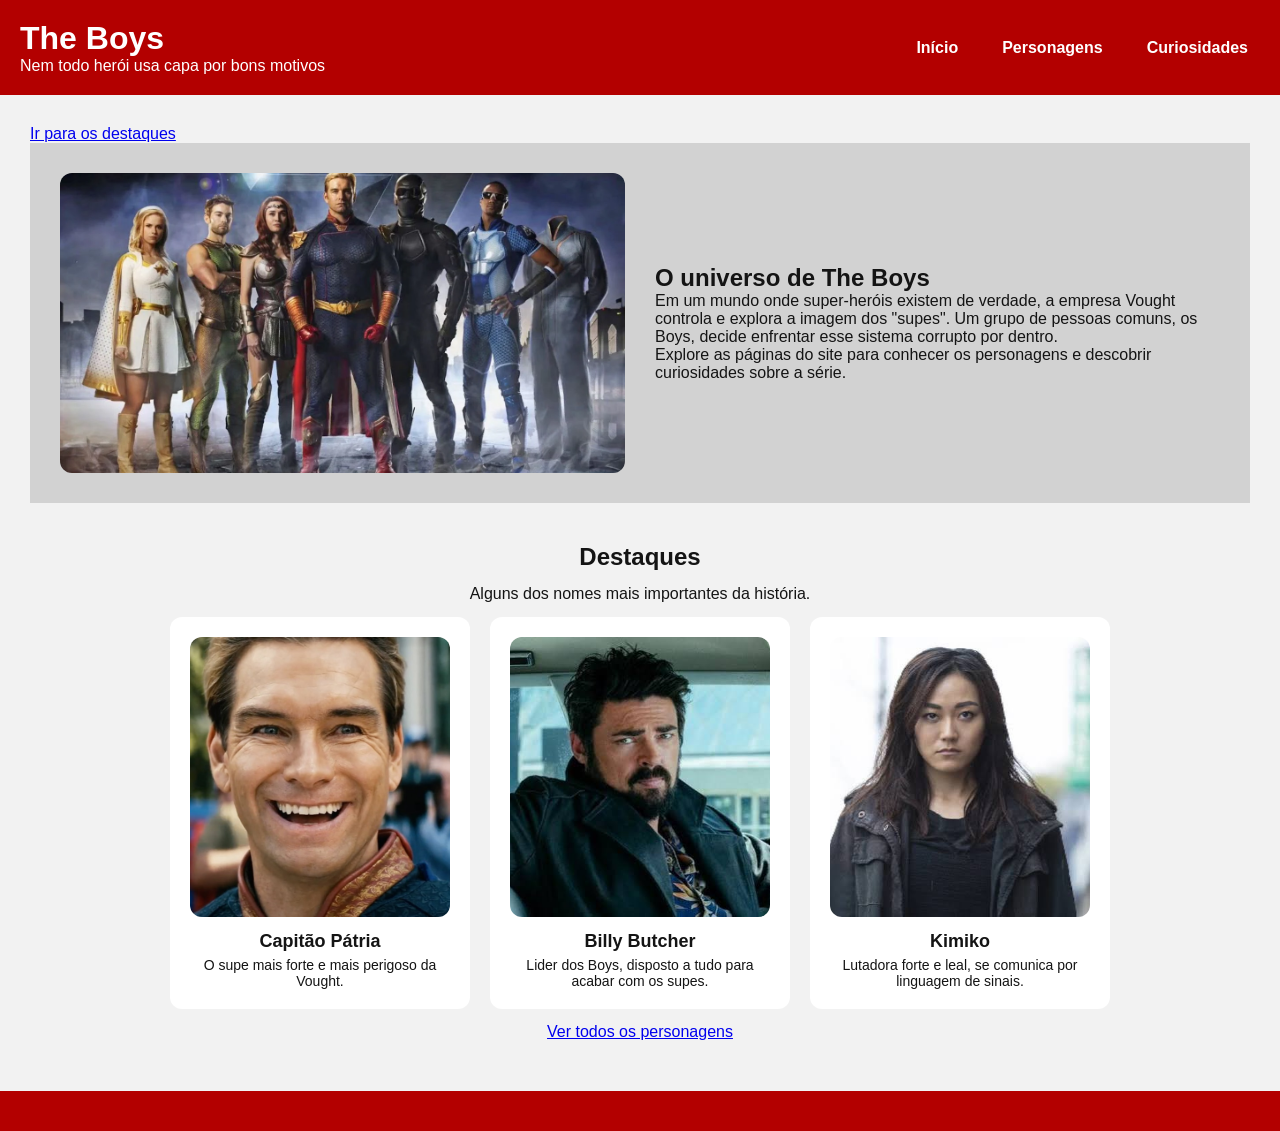
<file: index.html>
<!DOCTYPE html>
<html lang="pt-BR">
    <head>
        <meta charset="UTF-8" />
        <title>The Boys - Minissite</title>
        <link rel="stylesheet" href="css/style.css" />
    </head>
    <body>
        <header class="topo">
            <section class="titulo">
                <h1>The Boys</h1>
                <p>Nem todo herói usa capa por bons motivos</p>
            </section>
            <section class="menu">
                <a href="index.html">Início</a>
                <a href="pages/personagens.html">Personagens</a>
                <a href="pages/curiosidades.html">Curiosidades</a>
            </section>
        </header>
        <main>
            <p><a class="botao-destaque" href="#destaques">Ir para os destaques</a></p>
            <section id="apresentacao">
                <img src="assets/img/the_boys.png" alt="Grupo the boys reunido em uma cena da serie"/>
                <article>
                    <h2>O universo de The Boys</h2>
                    <p>Em um mundo onde super-heróis existem de verdade, a empresa Vought controla e explora a imagem dos "supes". Um grupo de pessoas comuns, os Boys, decide enfrentar esse sistema corrupto por dentro.</p>
                    <p>Explore as páginas do site para conhecer os personagens e descobrir curiosidades sobre a série.</p>
                </article>
            </section>
            <section id="destaques">
                <h2>Destaques</h2>
                <p>Alguns dos nomes mais importantes da história.</p>
                <section class="linha-cards">
                    <article class="card">
                        <img src="assets/img/capitao_paria.png" alt="Capitao Patria com os olhos brilhando"/>
                        <h3>Capitão Pátria</h3>
                        <p>O supe mais forte e mais perigoso da Vought.</p>
                    </article>
                    <article class="card">
                        <img src="assets/img/billy_bruto.png" alt="Billy Butcher serio olhando para frente"/>
                        <h3>Billy Butcher</h3>
                        <p>Lider dos Boys, disposto a tudo para acabar com os supes.</p>
                    </article>
                    <article class="card">
                        <img src="assets/img/kimiko.png" alt="Kimiko em uma cena de acao"/>
                        <h3>Kimiko</h3>
                        <p>Lutadora forte e leal, se comunica por linguagem de sinais.</p>
                    </article>
                </section>
                <p><a href="pages/personagens.html">Ver todos os personagens</a></p>
            </section>
        </main>
        <footer>
        </footer>
    </body>
</html>
</file>
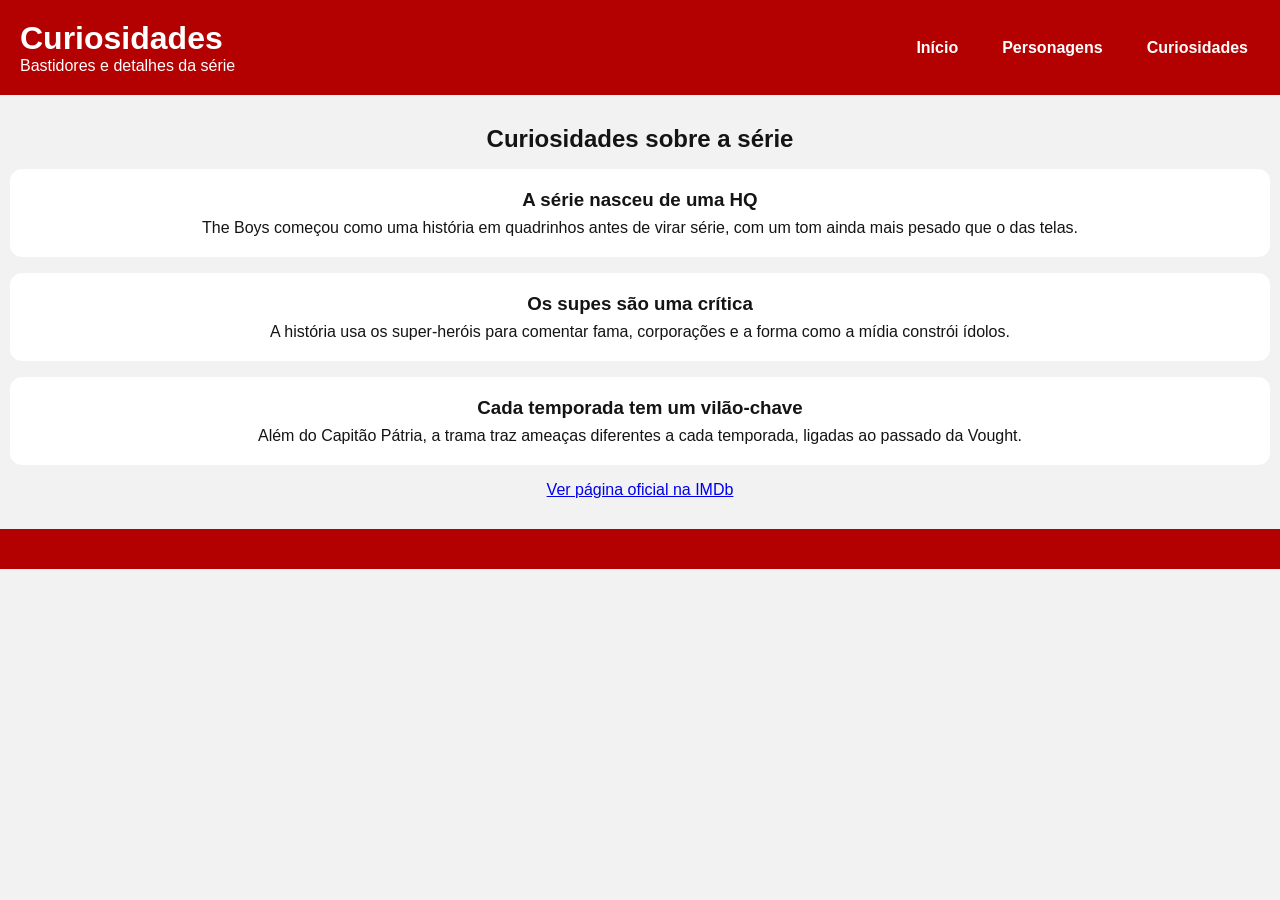
<file: pages/curiosidades.html>
<!DOCTYPE html>
<html lang="pt-BR">
    <head>
        <meta charset="UTF-8" />
        <title>The Boys - Curiosidades</title>
        <link rel="stylesheet" href="../css/style.css" />
    </head>
    <body>
        <header class="topo">
            <section class="titulo">
                <h1>Curiosidades</h1>
                <p>Bastidores e detalhes da série</p>
            </section>
            <section class="menu">
                <a href="../index.html">Início</a>
                <a href="personagens.html">Personagens</a>
                <a href="curiosidades.html">Curiosidades</a>
            </section>
        </header>
        <main>
            <section id="fatos-the-boys">
                <h2>Curiosidades sobre a série</h2>
                <article class="curiosidade">
                    <h3>A série nasceu de uma HQ</h3>
                    <p>The Boys começou como uma história em quadrinhos antes de virar série, com um tom ainda mais pesado que o das telas.</p>
                </article>
                <article class="curiosidade">
                    <h3>Os supes são uma crítica</h3>
                    <p>A história usa os super-heróis para comentar fama, corporações e a forma como a mídia constrói ídolos.</p>
                </article>
                <article class="curiosidade">
                    <h3>Cada temporada tem um vilão-chave</h3>
                    <p>Além do Capitão Pátria, a trama traz ameaças diferentes a cada temporada, ligadas ao passado da Vought.</p>
                </article>
                <p><a class="botao-destaque" href="https://www.imdb.com/title/tt1190634/" target="_blank" rel="noreferrer">Ver página oficial na IMDb</a></p>
            </section>
        </main>
        <footer>
        </footer>
    </body>
</html>
</file>
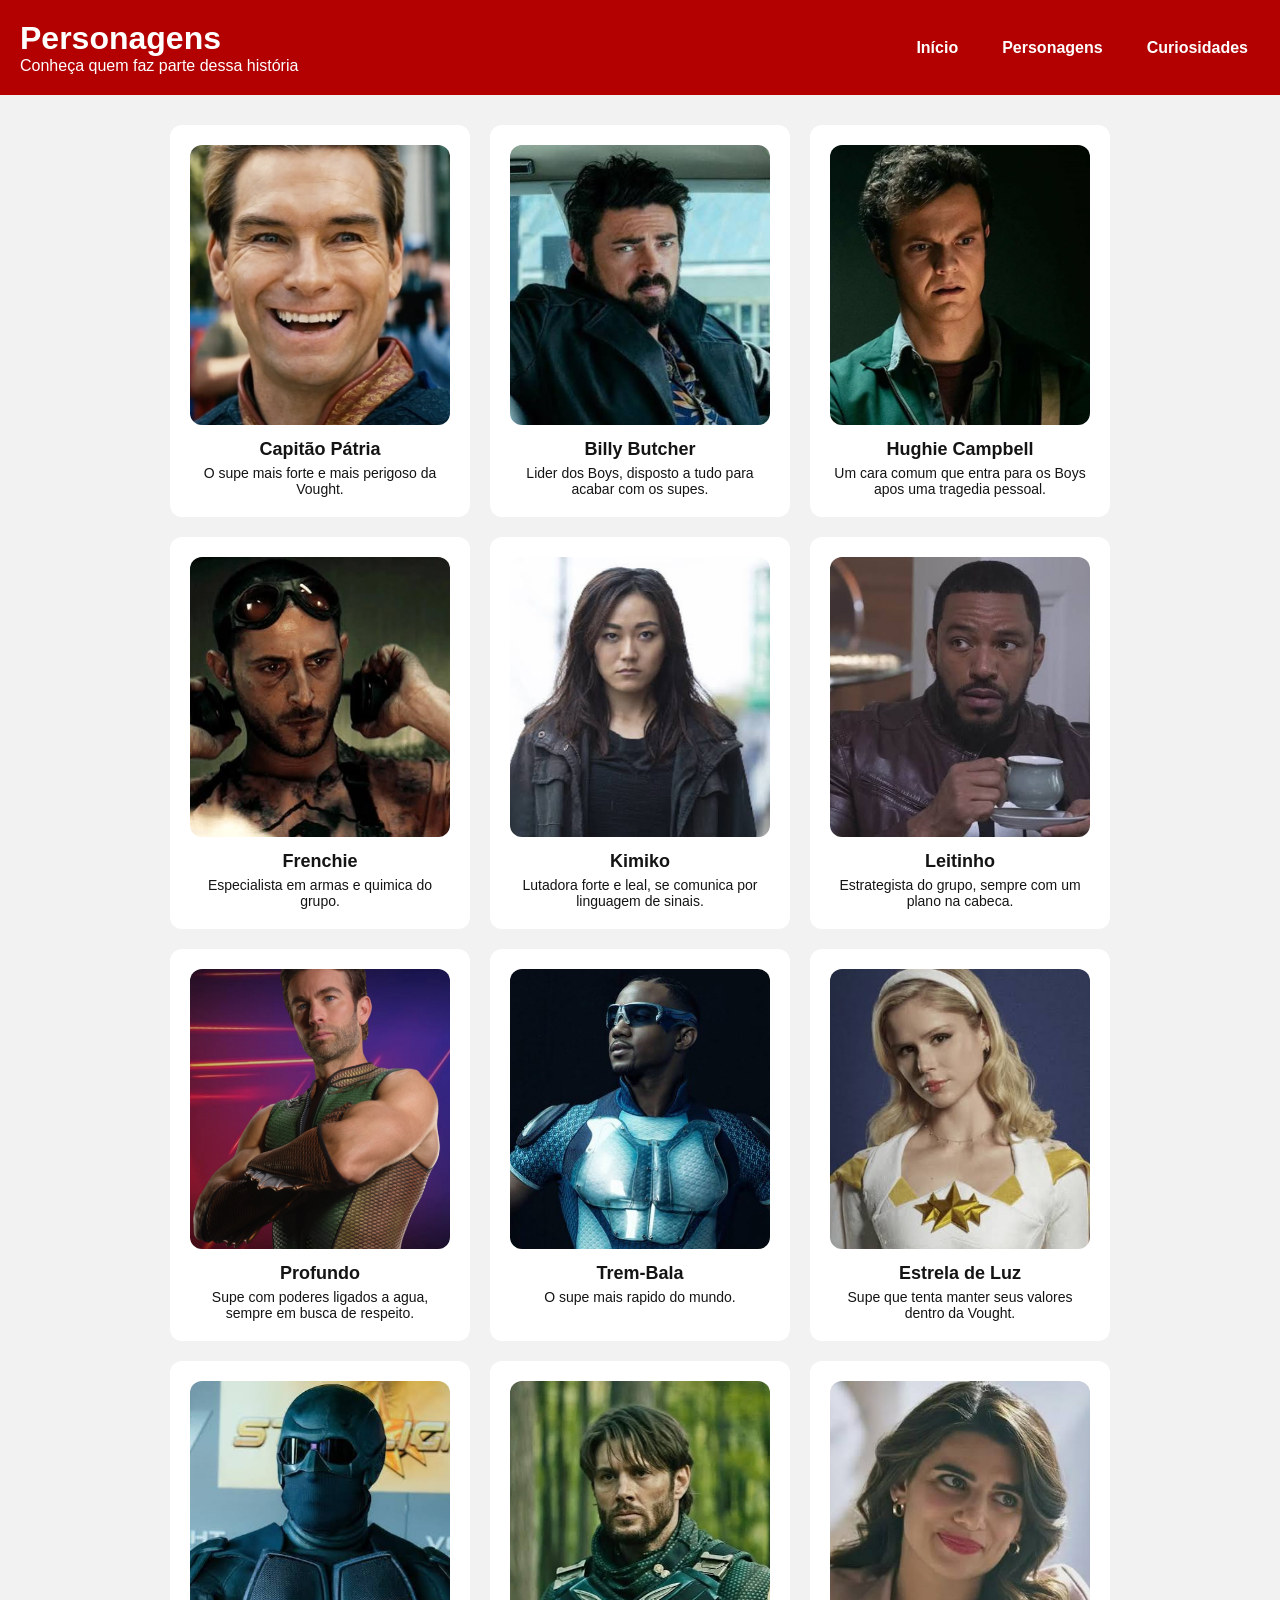
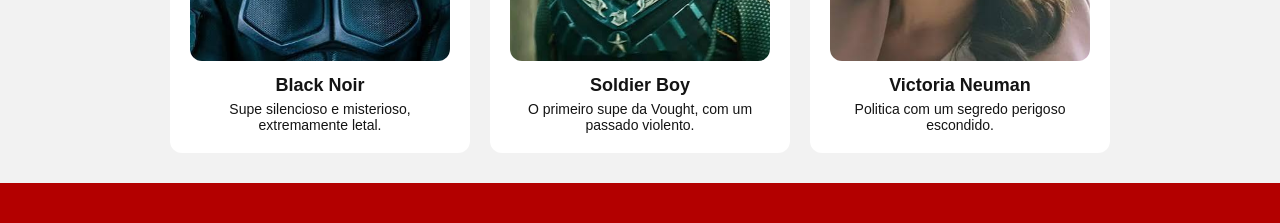
<file: pages/personagens.html>
<!doctype html>
<html lang="pt-BR">
    <head>
        <meta charset="UTF-8" />
        <title>The Boys - Personagens</title>
        <link rel="stylesheet" href="../css/style.css" />
    </head>
    <body>
        <header class="topo">
            <section class="titulo">
                <h1>Personagens</h1>
                <p>Conheça quem faz parte dessa história</p>
            </section>
            <section class="menu">
                <a href="../index.html">Início</a>
                <a href="personagens.html">Personagens</a>
                <a href="curiosidades.html">Curiosidades</a>
            </section>
        </header>
        <main>
            <section id="lista-personagens">
                <article class="card">
                    <img
                        src="../assets/img/capitao_paria.png"
                        alt="Capitao Patria com os olhos brilhando" />
                    <h2>Capitão Pátria</h2>
                    <p>O supe mais forte e mais perigoso da Vought.</p>
                </article>
                <article class="card">
                    <img
                        src="../assets/img/billy_bruto.png"
                        alt="Billy Butcher serio olhando para frente" />
                    <h2>Billy Butcher</h2>
                    <p>Lider dos Boys, disposto a tudo para acabar com os supes.</p>
                </article>
                <article class="card">
                    <img src="../assets/img/hug.png" alt="Hughie Campbell em uma cena da serie" />
                    <h2>Hughie Campbell</h2>
                    <p>Um cara comum que entra para os Boys apos uma tragedia pessoal.</p>
                </article>
                <article class="card">
                    <img src="../assets/img/frances.png" alt="Frenchie em uma cena da serie" />
                    <h2>Frenchie</h2>
                    <p>Especialista em armas e quimica do grupo.</p>
                </article>
                <article class="card">
                    <img src="../assets/img/kimiko.png" alt="Kimiko em uma cena de acao" />
                    <h2>Kimiko</h2>
                    <p>Lutadora forte e leal, se comunica por linguagem de sinais.</p>
                </article>
                <article class="card">
                    <img src="../assets/img/leitinho.png" alt="Leitinho serio usando terno" />
                    <h2>Leitinho</h2>
                    <p>Estrategista do grupo, sempre com um plano na cabeca.</p>
                </article>
                <article class="card">
                    <img src="../assets/img/profundo.png" alt="Profundo em uma cena da serie" />
                    <h2>Profundo</h2>
                    <p>Supe com poderes ligados a agua, sempre em busca de respeito.</p>
                </article>
                <article class="card">
                    <img
                        src="../assets/img/trembala.png"
                        alt="Trem-Bala correndo em alta velocidade" />
                    <h2>Trem-Bala</h2>
                    <p>O supe mais rapido do mundo.</p>
                </article>
                <article class="card">
                    <img
                        src="../assets/img/luzestrela.png"
                        alt="Estrela de Luz em uma cena da serie" />
                    <h2>Estrela de Luz</h2>
                    <p>Supe que tenta manter seus valores dentro da Vought.</p>
                </article>
                <article class="card">
                    <img src="../assets/img/blacknoir.png" alt="Black Noir com sua mascara preta" />
                    <h2>Black Noir</h2>
                    <p>Supe silencioso e misterioso, extremamente letal.</p>
                </article>
                <article class="card">
                    <img src="../assets/img/soldierboy.png" alt="Soldier Boy em pose de combate" />
                    <h2>Soldier Boy</h2>
                    <p>O primeiro supe da Vought, com um passado violento.</p>
                </article>
                <article class="card">
                    <img
                        src="../assets/img/victoria.png"
                        alt="Victoria Neuman em um evento oficial" />
                    <h2>Victoria Neuman</h2>
                    <p>Politica com um segredo perigoso escondido.</p>
                </article>
            </section>
        </main>
        <footer></footer>
    </body>
</html>
</file>
<file: css/style.css>
* {
    padding: 0;
    margin: 0;
}

body {
    font-family: 'Franklin Gothic Medium', 'Arial Narrow', Arial, sans-serif;
    background-color: #f2f2f2;
    color: rgb(20, 20, 20);
}

.topo {
    display: flex;
    justify-content: space-between;
    align-items: center;
    flex-wrap: wrap;
    gap: 10px;
    background-color: #b30000;
    color: white;
    padding: 20px;
}

.topo h1 {
    font-size: 32px;
    font-weight: bold;
}

.menu {
    display: flex;
    gap: 20px;
}

.menu a {
    color: white;
    text-decoration: none;
    font-weight: bold;
    padding: 8px 12px;
    border-radius: 6px;
}

main {
    padding: 30px;
    background-color: #f2f2f2;
}

.botao-destaque {
    margin-bottom: 20px;
}

#apresentacao {
    display: flex;
    flex-wrap: wrap;
    align-items: center;
    gap: 30px;
    padding: 30px;
    background-color: rgb(210, 210, 210);
    margin-bottom: 40px;
}

#apresentacao img {
    flex: 1;
    width: 100%;
    height: 300px;
    border-radius: 12px;
    object-fit: cover;
}

#apresentacao article {
    flex: 1;
}

#destaques {
    display: flex;
    flex-direction: column;
    align-items: center;
    text-align: center;
    gap: 14px;
    margin-bottom: 20px;
}

#destaques .linha-cards {
    display: flex;
    flex-wrap: wrap;
    justify-content: center;
    gap: 20px;
    width: 100%;
}

#lista-personagens {
    display: flex;
    flex-wrap: wrap;
    justify-content: center;
    gap: 20px;
}

.card {
    background-color: white;
    width: 260px;
    padding: 20px;
    border-radius: 12px;
    text-align: center;
}

.card img {
    width: 100%;
    height: 280px;
    border-radius: 12px;
    object-fit: cover;
}

.card h2,
.card h3 {
    margin-top: 10px;
    font-size: 18px;
}

.card p {
    margin-top: 5px;
    font-size: 14px;
}

#fatos-the-boys {
    display: flex;
    flex-direction: column;
    align-items: center;
    text-align: center;
    gap: 16px;
}

.curiosidade {
    background-color: white;
    width: 100%;
    padding: 20px;
    border-radius: 12px;
}

.curiosidade h3 {
    margin-bottom: 8px;
}

footer {
    background-color: #b30000;
    color: white;
    padding: 20px;
    text-align: center;
}
</file>
